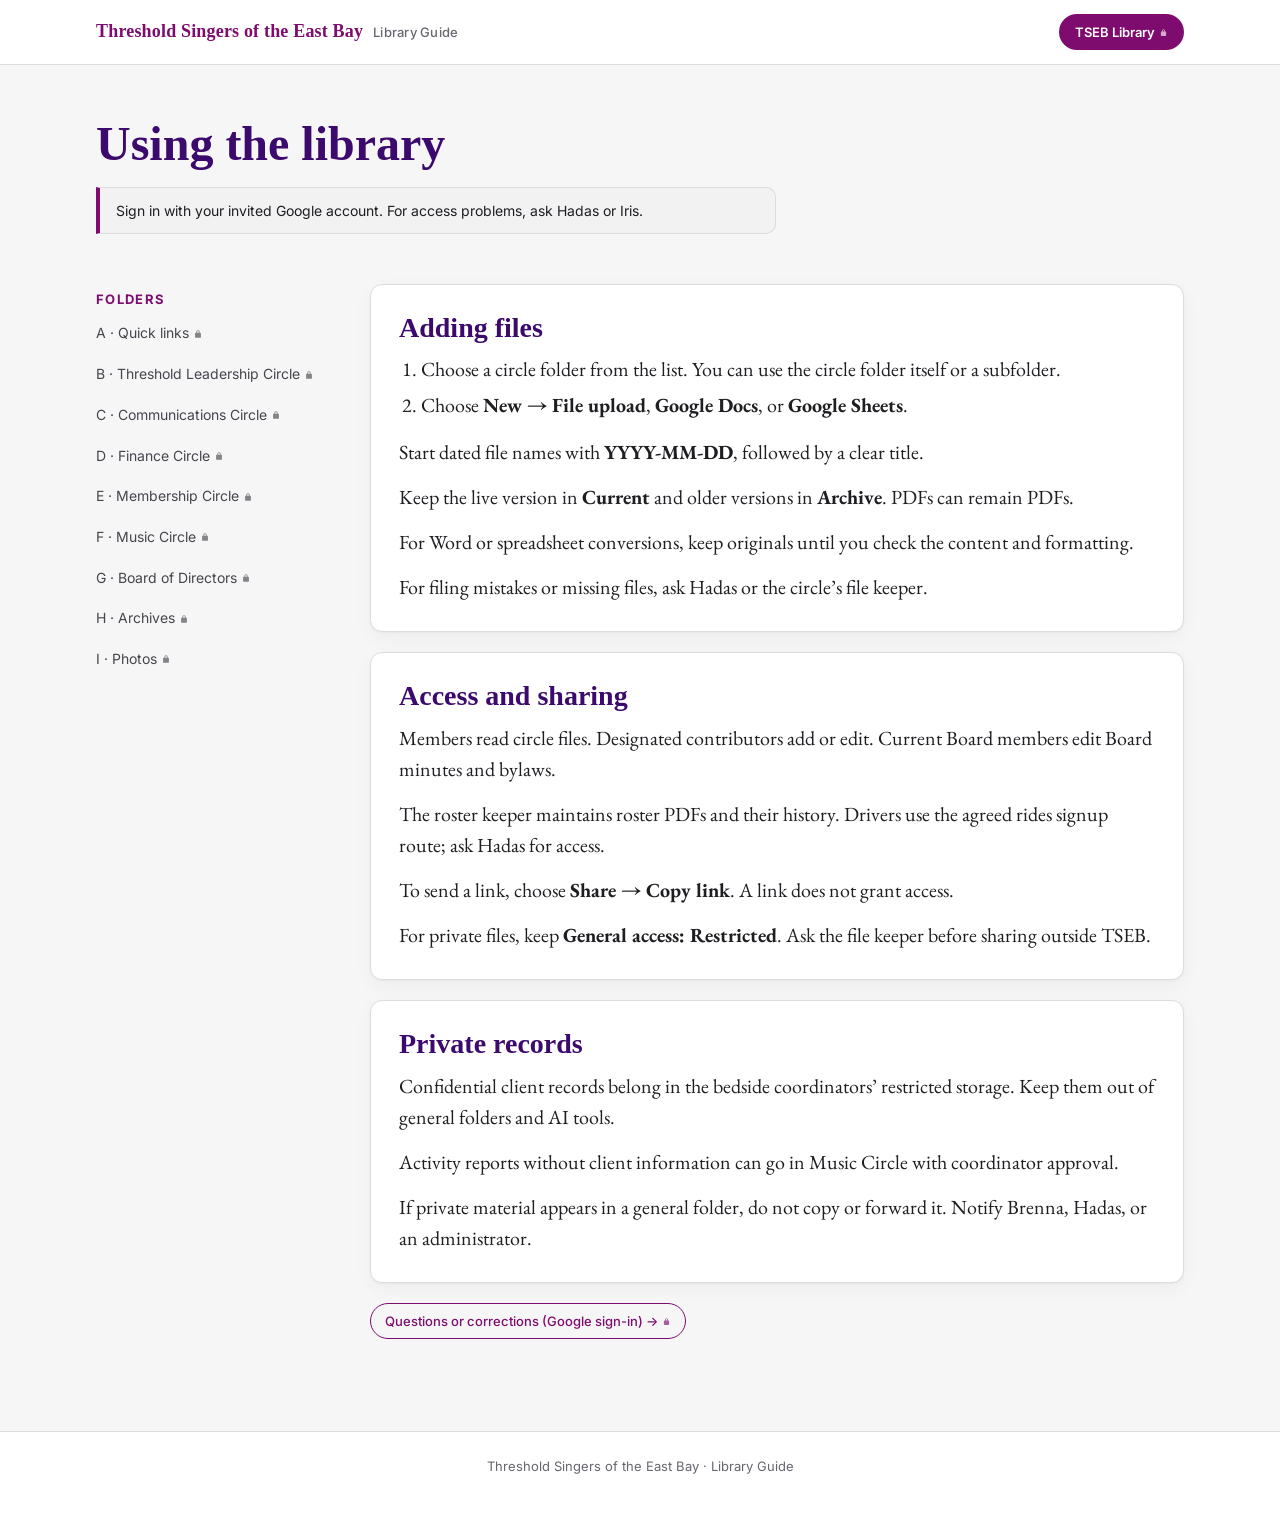
<file: guide/index.html>
<!doctype html>
<html lang="en">
<head>
<meta charset="utf-8">
<meta name="viewport" content="width=device-width, initial-scale=1">
<title>Library Guide — Threshold Singers of the East Bay</title>
<meta name="description" content="Find, add, and manage files in the TSEB Shared Drive.">
<meta name="theme-color" content="#7E0C6E">
<link rel="preconnect" href="https://fonts.googleapis.com">
<link rel="preconnect" href="https://fonts.gstatic.com" crossorigin>
<link href="https://fonts.googleapis.com/css2?family=EB+Garamond:ital,wght@0,400;0,500;0,600;1,400&family=Inter:wght@400;500;600;700&display=swap" rel="stylesheet">
<style>
:root{
  --paper:#F6F6F7; --card:#FFFFFF; --paper-2:#F2F2F3; --paper-3:#E6E6E9;
  --ink:#1E1E22; --ink-soft:#45454D; --ink-faint:#66666F; --title:#3C096C;
  --rule:#DCDCE0; --rule-soft:#EAEAED;
  --accent:#7E0C6E; --accent-deep:#3C096C; --on-accent:#FFFFFF;
  --link:#3F5FB0; --warning:#B3342A;
  --sage:#3F6B4C; --amber:#8A6418; --blue:#4A66A8;
  --head:'Georgia','Times New Roman',serif; --body:'EB Garamond',Garamond,Georgia,serif; --sans:'Inter',system-ui,sans-serif;
  --mono:ui-monospace,SFMono-Regular,Menlo,Consolas,monospace;
  --shadow:0 1px 2px rgba(0,0,0,.04),0 6px 20px rgba(0,0,0,.04);
}
@media (prefers-color-scheme: dark){
  :root:not([data-theme="light"]){
    --paper:#121214; --card:#1B1B1E; --paper-2:#242428; --paper-3:#2E2E33;
    --ink:#ECECEE; --ink-soft:#C6C6CC; --ink-faint:#9E9EA7; --title:#EBC3E3;
    --rule:#36363C; --rule-soft:#2A2A2F;
    --accent:#D68AC9; --accent-deep:#EBB5E2; --on-accent:#121214;
    --link:#9DB5F0; --warning:#F08A7E;
    --sage:#8FB79B; --amber:#E0B565; --blue:#9DB5F0;
    --shadow:0 1px 2px rgba(0,0,0,.3),0 6px 20px rgba(0,0,0,.25);
  }
}
*{box-sizing:border-box}
html{scroll-behavior:smooth}
body{margin:0;background:var(--paper);color:var(--ink);font-family:var(--body);font-size:20px;line-height:1.55}
a{color:var(--link);text-underline-offset:3px;text-decoration-thickness:1px}
a:hover{color:var(--accent)}
header.top{background:var(--card);border-bottom:1px solid var(--rule)}
.bar{max-width:1120px;margin:0 auto;padding:14px 16px;display:flex;align-items:center;justify-content:space-between;gap:12px}
.mark{font-family:var(--head);font-weight:700;font-size:18px;color:var(--accent);letter-spacing:.01em}
.mark span{font-family:var(--sans);font-weight:500;font-size:13px;color:var(--ink-faint);margin-left:10px;letter-spacing:.02em}
.pillbtn{white-space:nowrap;font-family:var(--sans);font-size:13px;font-weight:600;color:var(--on-accent)!important;background:var(--accent);padding:8px 16px;border-radius:50px;text-decoration:none}
.pillbtn:hover{background:var(--accent-deep)}
.hero{max-width:1120px;margin:0 auto;padding:44px 16px 34px}
.eyebrow{font-family:var(--sans);font-size:12px;letter-spacing:.14em;text-transform:uppercase;color:var(--ink-faint);font-weight:600}
h1{font-family:var(--head);font-weight:700;font-size:clamp(32px,5.5vw,48px);margin:8px 0 10px;line-height:1.12;color:var(--title)}
.lede{font-size:22px;color:var(--ink-soft);max-width:660px;margin:0}
.wrap{max-width:1120px;margin:0 auto;padding:0 16px;display:grid;grid-template-columns:minmax(0,1fr);gap:28px}
@media (min-width:960px){.wrap{grid-template-columns:230px minmax(0,1fr);gap:44px}}
nav.toc{font-family:var(--sans);font-size:14px}
@media (min-width:960px){nav.toc{position:sticky;top:20px;align-self:start;padding-top:8px}}
nav.toc ol{list-style:none;margin:0;padding:0}
nav.toc li a{display:block;padding:7px 12px;color:var(--ink-soft);text-decoration:none;border-radius:6px;border-left:3px solid transparent}
nav.toc li a:hover{background:var(--paper-2);color:var(--accent)}
main{min-width:0;padding-bottom:80px}
section{background:var(--card);border:1px solid var(--rule);border-radius:12px;padding:26px 28px 14px;margin:0 0 20px;box-shadow:var(--shadow)}
@media (max-width:600px){section{padding:20px 18px 10px}}
h2{font-family:var(--head);font-weight:700;font-size:28px;margin:0 0 10px;line-height:1.2;color:var(--title)}
h2 .num{display:inline-flex;align-items:center;justify-content:center;width:30px;height:30px;border-radius:50%;background:var(--accent);color:var(--on-accent);font-family:var(--sans);font-size:14px;font-weight:600;margin-right:12px;vertical-align:3px}
h3{font-family:var(--sans);font-size:13px;letter-spacing:.1em;text-transform:uppercase;color:var(--accent);margin:24px 0 8px;font-weight:700}
p{margin:0 0 14px}
ul,ol.steps{margin:0 0 16px;padding-left:22px}
li{margin:5px 0}
b{color:var(--ink)}
.note{background:var(--paper-2);border-left:4px solid var(--accent);border-radius:0 8px 8px 0;padding:12px 16px;margin:16px 0;font-size:18px}
.note.warn{border-left-color:var(--warning);background:var(--paper-2)}
.signin{font-family:var(--sans);font-size:14px;line-height:1.5;background:var(--paper-2);border:1px solid var(--rule);border-left:4px solid var(--accent);border-radius:0 10px 10px 0;padding:12px 16px;margin:16px 0}
.signin b{color:var(--accent)}
.hero .signin{max-width:680px}
.feedback{font-family:var(--sans);font-size:13px;margin:18px 0 12px}
.feedback a{display:inline-block;border:1px solid var(--accent);padding:7px 14px;border-radius:50px;text-decoration:none;color:var(--accent);background:transparent;font-weight:500}
.feedback a:hover{background:var(--accent);color:var(--on-accent)}
figure{margin:18px 0 22px}
figure svg{width:100%;height:auto;display:block}
figcaption{font-family:var(--sans);font-size:13px;color:var(--ink-faint);margin-top:6px}
svg .box{fill:var(--paper-2);stroke:var(--ink-faint);stroke-width:1}
svg .box.accent{fill:var(--paper-2);stroke:var(--accent);stroke-width:2.2}
svg .box.lock{fill:var(--paper-2);stroke:var(--warning);stroke-width:2}
svg .box.future{fill:var(--card);stroke:var(--ink-faint);stroke-dasharray:5 4}
svg .t{font-family:var(--sans);font-size:13px;fill:var(--ink)}
svg .t.b{font-weight:600}
svg .t.s{font-size:11px;fill:var(--ink-soft)}
svg .line{stroke:var(--ink-faint);stroke-width:1.4;fill:none}
svg .line.dash{stroke-dasharray:4 4}
svg .arrowhead{fill:var(--ink-faint)}
.table-wrap{overflow-x:auto;margin:10px 0 16px}
table{border-collapse:collapse;width:100%;font-family:var(--sans);font-size:14px;min-width:520px}
th{text-align:left;font-size:11px;letter-spacing:.1em;text-transform:uppercase;color:var(--ink-faint);border-bottom:2px solid var(--rule);padding:8px 10px 6px;font-weight:700}
td{border-bottom:1px solid var(--rule-soft);padding:9px 10px;vertical-align:top}
.pill{display:inline-block;font-family:var(--sans);font-size:11px;font-weight:600;padding:3px 10px;border-radius:999px;background:var(--paper-2);border:1px solid currentColor;white-space:nowrap}
.pill.done{color:var(--sage)} .pill.open{color:var(--amber)} .pill.next{color:var(--blue)}
.cards{display:grid;grid-template-columns:repeat(auto-fill,minmax(220px,1fr));gap:14px;margin:14px 0 18px}
.card{border:1px solid var(--rule);background:var(--card);padding:16px 18px;border-radius:12px;font-family:var(--sans);font-size:14px;line-height:1.5;box-shadow:var(--shadow)}
.card b{display:block;font-family:var(--head);font-weight:700;font-size:18px;margin-bottom:6px;color:var(--accent)}
.card a{word-break:break-word}
dl.gloss{margin:0;display:grid;grid-template-columns:1fr;gap:2px 20px}
@media (min-width:700px){dl.gloss{grid-template-columns:200px 1fr}}
dl.gloss dt{font-family:var(--sans);font-weight:700;font-size:15px;padding-top:10px;color:var(--accent)}
dl.gloss dd{margin:0;padding:0 0 10px;border-bottom:1px solid var(--rule-soft)}
@media (min-width:700px){dl.gloss dd{padding-top:10px}}
.fmap{list-style:none;padding:0;margin:0 0 16px}
.fmap li{padding:10px 0;border-bottom:1px solid var(--rule-soft)}
.fmap .kids{font-family:var(--sans);font-size:13px;color:var(--ink-faint);margin-top:5px;line-height:1.8}
@media (max-width:959px){.mark span{display:none}nav.toc ol{display:flex;gap:6px;overflow-x:auto;padding-bottom:6px}nav.toc li a{white-space:nowrap;border:1px solid var(--rule);background:var(--card);border-radius:50px;padding:6px 14px}}
footer{border-top:1px solid var(--rule);background:var(--card);padding:24px 16px 40px;text-align:center;font-family:var(--sans);font-size:13px;color:var(--ink-faint)}
a[href*="drive.google.com"]::after,a[href*="docs.google.com"]::after{content:"";display:inline-block;width:.72em;height:.72em;margin-left:.3em;vertical-align:-.04em;background:currentColor;opacity:.65;-webkit-mask:url("data:image/svg+xml,%3Csvg xmlns='http://www.w3.org/2000/svg' viewBox='0 0 24 24'%3E%3Cpath d='M17 9h-1V7a4 4 0 0 0-8 0v2H7a2 2 0 0 0-2 2v8a2 2 0 0 0 2 2h10a2 2 0 0 0 2-2v-8a2 2 0 0 0-2-2zm-7-2a2 2 0 0 1 4 0v2h-4V7z'/%3E%3C/svg%3E") center/contain no-repeat;mask:url("data:image/svg+xml,%3Csvg xmlns='http://www.w3.org/2000/svg' viewBox='0 0 24 24'%3E%3Cpath d='M17 9h-1V7a4 4 0 0 0-8 0v2H7a2 2 0 0 0-2 2v8a2 2 0 0 0 2 2h10a2 2 0 0 0 2-2v-8a2 2 0 0 0-2-2zm-7-2a2 2 0 0 1 4 0v2h-4V7z'/%3E%3C/svg%3E") center/contain no-repeat}
.feedback a:hover::after{opacity:1}
details.script{border:1px solid var(--rule);border-left:4px solid var(--accent);border-radius:0 10px 10px 0;background:var(--paper-2);margin:12px 0 18px;font-family:var(--sans);font-size:15px;line-height:1.55}
details.script summary{cursor:pointer;padding:12px 16px;font-weight:600;color:var(--accent)}
details.script[open] summary{border-bottom:1px solid var(--rule)}
details.script .in{padding:4px 16px 14px}
details.script ol{padding-left:22px;margin:10px 0 14px}
.prompt{position:relative;background:var(--card);border:1px solid var(--rule);border-radius:8px;padding:14px 14px 12px;margin:8px 0 6px}
.prompt pre{margin:0;white-space:pre-wrap;word-wrap:break-word;font-family:var(--mono);font-size:13px;line-height:1.55;color:var(--ink)}
.copy{float:right;margin:0 0 6px 10px;font-family:var(--sans);font-size:12px;font-weight:600;color:var(--accent);background:transparent;border:1px solid var(--accent);border-radius:50px;padding:4px 12px;cursor:pointer}
.copy:hover{background:var(--accent);color:var(--on-accent)}
table{min-width:0}.draft-banner{background:var(--paper-2);border-bottom:2px solid var(--accent);padding:12px 16px;text-align:center;font-family:var(--sans);font-size:14px;line-height:1.5}
nav.toc h2{font-family:var(--sans);font-size:13px;letter-spacing:.1em;text-transform:uppercase;margin:0 0 8px;color:var(--accent)}
nav.toc ol{display:block;overflow:visible;padding:0}nav.toc li a{white-space:normal;border:0;border-radius:0;background:transparent;padding:7px 0}
@media(max-width:959px){nav.toc{background:var(--card);border:1px solid var(--rule);border-radius:12px;padding:20px}}
</style>
</head>
<body><header class="top"><div class="bar"><div class="mark">Threshold Singers of the East Bay<span>Library Guide</span></div><a class="pillbtn" href="https://drive.google.com/drive/folders/1wiXzm1CPQGpaUWhbvn0Ks03SD0EMzbuI">TSEB Library</a></div></header>
<div class="hero"><h1>Using the library</h1><p class="signin">Sign in with your invited Google account. For access problems, ask Hadas or Iris.</p></div>
<div class="wrap"><nav class="toc" aria-label="Library folders"><h2>Folders</h2><ol><li><a href="https://drive.google.com/drive/folders/1hkeiIVgQlSr75RXOYOpxT0qPDjnwWt1C">A · Quick links</a></li><li><a href="https://drive.google.com/drive/folders/1SEDtuGPIsVfyPe_wb26kTDcNuoHAFV9r">B · Threshold Leadership Circle</a></li><li><a href="https://drive.google.com/drive/folders/18JvNEy-C6QmsKCBuvy05JJItjjlHqypJ">C · Communications Circle</a></li><li><a href="https://drive.google.com/drive/folders/1zOoHl3DoAhuC_cF0UGfSLdV2p0R6LAaZ">D · Finance Circle</a></li><li><a href="https://drive.google.com/drive/folders/1vmbwDPa-Op4EBg-a5n-I4Pb1txP2Q7RM">E · Membership Circle</a></li><li><a href="https://drive.google.com/drive/folders/1q_GZLay5yZ_zkmW0wWw6GllI-9ArrThZ">F · Music Circle</a></li><li><a href="https://drive.google.com/drive/folders/1yzvmf1nTJl-g7JIbOhBPVyhkEN1YEM3A">G · Board of Directors</a></li><li><a href="https://drive.google.com/drive/folders/1BTik81VgfoJ4NotMxqF982_fbqLeEzuv">H · Archives</a></li><li><a href="https://drive.google.com/drive/folders/185fjByGWMXXvHDi7LyK2Ph5n9vf43Xb9">I · Photos</a></li></ol></nav><main>
<section id="add"><h2>Adding files</h2><ol class="steps"><li>Choose a circle folder from the list. You can use the circle folder itself or a subfolder.</li><li>Choose <b>New → File upload</b>, <b>Google Docs</b>, or <b>Google Sheets</b>.</li></ol>
<p>Start dated file names with <b>YYYY-MM-DD</b>, followed by a clear title.</p>
<p>Keep the live version in <b>Current</b> and older versions in <b>Archive</b>. PDFs can remain PDFs.</p>
<p>For Word or spreadsheet conversions, keep originals until you check the content and formatting.</p>
<p>For filing mistakes or missing files, ask Hadas or the circle’s file keeper.</p></section>
<section id="access"><h2>Access and sharing</h2><p>Members read circle files. Designated contributors add or edit. Current Board members edit Board minutes and bylaws.</p>
<p>The roster keeper maintains roster PDFs and their history. Drivers use the agreed rides signup route; ask Hadas for access.</p>
<p>To send a link, choose <b>Share → Copy link</b>. A link does not grant access.</p>
<p>For private files, keep <b>General access: Restricted</b>. Ask the file keeper before sharing outside TSEB.</p></section>
<section id="sensitive"><h2>Private records</h2><p>Confidential client records belong in the bedside coordinators’ restricted storage. Keep them out of general folders and AI tools.</p>
<p>Activity reports without client information can go in Music Circle with coordinator approval.</p>
<p>If private material appears in a general folder, do not copy or forward it. Notify Brenna, Hadas, or an administrator.</p></section>
<p class="feedback"><a href="https://docs.google.com/document/d/1DibIwgLgc12V3TPyRey9dV_jzhb4A3W62BdHbX6sdco/edit">Questions or corrections (Google sign-in) →</a></p>
</main></div><footer>Threshold Singers of the East Bay · Library Guide</footer></body></html>
</file>
